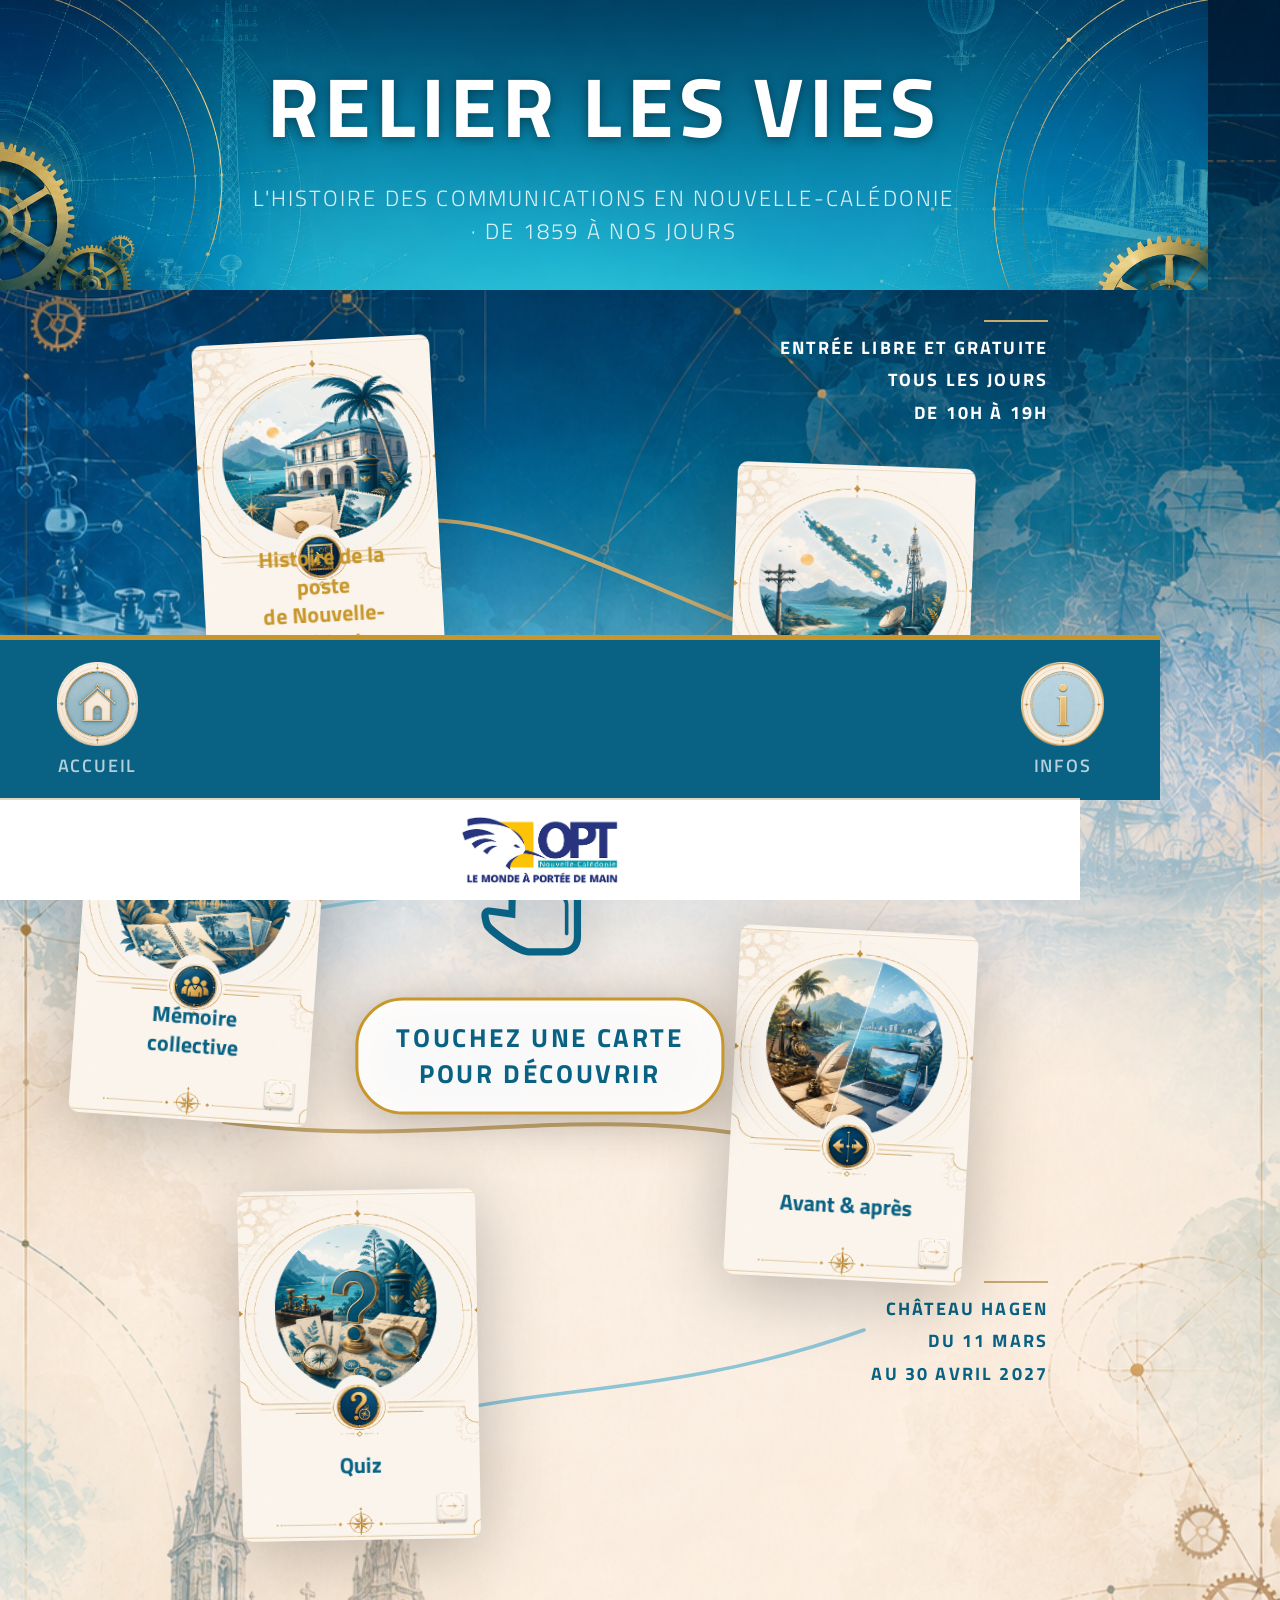
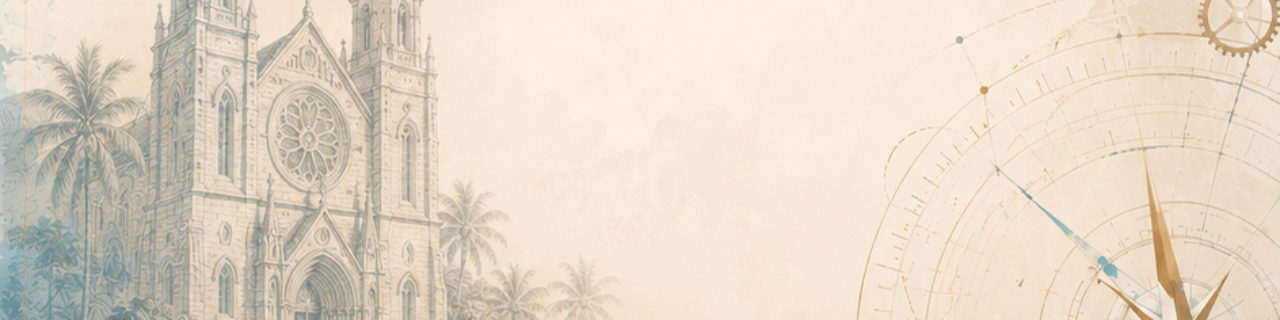
<file: index.html>
<!DOCTYPE html>
<html lang="fr">
<head>
  <meta charset="UTF-8">
  <meta name="viewport" content="width=1080, initial-scale=1.0, user-scalable=no">
  <title>Relier les Vies — OPT-NC</title>
  <link rel="preconnect" href="https://fonts.googleapis.com">
  <link href="https://fonts.googleapis.com/css2?family=Titillium+Web:wght@200;300;400;600;700&display=swap" rel="stylesheet">
  <link rel="stylesheet" href="assets/css/style.css">
</head>
<body>

  <!-- HEADER -->
  <header>
    <h1 class="header-titre">Relier les Vies</h1>
    <p class="header-sous-titre">
      L'histoire des communications en Nouvelle-Calédonie <br> · De 1859 à nos jours
    </p>
  </header>

  <!-- SCENE — cartes -->
  <main class="scene">

    <!-- SVG liaisons — derrière les cartes -->
    <svg class="liaisons" viewBox="0 0 1080 1370" xmlns="http://www.w3.org/2000/svg">
      <!-- Liaison 1 → 2 -->
      <path d="M 344 246 C 480 192, 608 288, 832 368"
            stroke="#c8a96e" stroke-width="4" fill="none" stroke-linecap="round"/>

      <!-- Liaison 2 → 3 -->
      <path d="M 832 560 C 640 608, 448 576, 224 640"
            stroke="#8ec5d6" stroke-width="3.5" fill="none" stroke-linecap="round"/>

      <!-- Liaison 3 → 4 -->
      <path d="M 224 832 C 448 864, 608 800, 832 864"
            stroke="#c8a96e" stroke-width="4" fill="none" stroke-linecap="round"/>

      <!-- Liaison 4 → 5 -->
      <path d="M 864 1040 C 640 1120, 480 1088, 368 1152"
            stroke="#8ec5d6" stroke-width="3.5" fill="none" stroke-linecap="round"/>
    </svg>

    <!-- Infos exposition — haut droite -->
    <div class="expo-info expo-info--haut">
      <p>Entrée libre et gratuite</p>
      <p>tous les jours</p>
      <p>de 10h à 19h</p>
    </div>

    <!-- Infos exposition — bas droite -->
    <div class="expo-info expo-info--bas">
      <p>Château Hagen</p>
      <p>du 11 mars</p>
      <p>au 30 avril 2027</p>
    </div>

    <!-- Cartes -->
    <div class="carte" id="carte-frise" data-destination="frise.html">
      <img class="carte-bg"    src="assets/cards/card-bg.png" alt="">
      <div class="carte-illu-wrap">
        <img class="carte-illu" src="assets/cards/illu-poste.png" alt="">
      </div>
      <img class="carte-timbre" src="assets/cards/icon-timbre.png" alt="">
      <p class="carte-titre">Histoire de la poste<br>de Nouvelle-Calédonie</p>
      <img class="carte-btn"   src="assets/cards/btn-fleches.png" alt="Voir plus">
    </div>

    <div class="carte" id="carte-reseau" data-destination="reseau.html">
      <img class="carte-bg"    src="assets/cards/card-bg.png" alt="">
      <div class="carte-illu-wrap">
        <img class="carte-illu" src="assets/cards/illu-reseau.png" alt="">
      </div>
      <img class="carte-timbre" src="assets/cards/icon-reseau.png" alt="">
      <p class="carte-titre">Voir le réseau</p>
      <img class="carte-btn"   src="assets/cards/btn-fleches.png" alt="Voir plus">
    </div>

    <div class="carte" id="carte-memoire" data-destination="memoire.html">
      <img class="carte-bg"    src="assets/cards/card-bg.png" alt="">
      <div class="carte-illu-wrap">
        <img class="carte-illu" src="assets/cards/illu-memoire.png" alt="">
      </div>
      <img class="carte-timbre" src="assets/cards/icon-memoire.png" alt="">
      <p class="carte-titre">Mémoire collective</p>
      <img class="carte-btn"   src="assets/cards/btn-fleches.png" alt="Voir plus">
    </div>

    <div class="carte" id="carte-avant-apres" data-destination="avant-apres.html">
      <img class="carte-bg"    src="assets/cards/card-bg.png" alt="">
      <div class="carte-illu-wrap">
        <img class="carte-illu" src="assets/cards/illu-avant-apres.png" alt="">
      </div>
      <img class="carte-timbre" src="assets/cards/icon-avant-apres.png" alt="">
      <p class="carte-titre">Avant &amp; après</p>
      <img class="carte-btn"   src="assets/cards/btn-fleches.png" alt="Voir plus">
    </div>

    <div class="carte" id="carte-quiz" data-destination="quiz.html">
      <img class="carte-bg"    src="assets/cards/card-bg.png" alt="">
      <div class="carte-illu-wrap">
        <img class="carte-illu" src="assets/cards/illu-quiz.png" alt="">
      </div>
      <img class="carte-timbre" src="assets/cards/icon-quiz.png" alt="">
      <p class="carte-titre">Quiz</p>
      <img class="carte-btn"   src="assets/cards/btn-fleches.png" alt="Voir plus">
    </div>

    <!-- Indication tactile -->
    <div class="hint-touch" id="hint-touch">
      <svg class="hint-hand" viewBox="0 0 80 80" fill="none">
        <path d="M28.376 7.06201L32.623 7.23901C32.623 7.23901 34.339 7.32001 34.737 9.57301C35.135 11.826 37.717 27.449 37.717 27.449L51.526 28.988C55.596 28.988 58.582 32.273 58.582 36.324V56.503C58.582 60.554 55.908 62.583 51.84 62.583H33.578C29.508 62.583 13.209 51.267 12.209 48.28C11.848 47.2 11.617 46.562 11.47 45.791C11.209 44.428 11.209 43.772 11.209 43.772L13.525 44.158L26.209 45.883C26.209 45.883 26.797 11.31 26.797 9.22601C26.797 7.14201 28.376 7.06201 28.376 7.06201ZM28.376 3.06201C28.292 3.06201 28.208 3.06501 28.124 3.07001C25.541 3.23301 22.796 5.45301 22.796 9.24601C22.796 10.682 22.495 28.911 22.285 41.365L14.051 40.273L11.736 39.964C11.56 39.941 11.384 39.929 11.209 39.929C10.245 39.929 9.30698 40.279 8.57298 40.921C7.70598 41.681 7.20898 42.776 7.20898 43.929C7.20898 44.128 7.22498 45.204 7.54098 46.857C7.74898 47.945 8.04298 49.062 8.41598 50.175C9.21098 52.55 12.913 55.48 19.419 60.122C26.012 64.825 30.775 66.583 33.578 66.583H51.841C58.109 66.583 62.583 62.753 62.583 56.503V36.324C62.583 30.153 57.926 25.119 51.768 24.99L41.013 23.802C40.24 19.137 38.892 10.535 38.599 8.87701C37.943 5.16601 35.138 3.35601 32.773 3.24401L28.524 3.06601C28.469 3.06301 28.431 3.06201 28.376 3.06201Z" fill="#096284"/>
        <path d="M54.583 55.354C54.03 55.354 53.583 54.907 53.583 54.354V38.706C53.583 36.35 52.125 34.574 49.775 34.574L45.46 34.172C44.911 34.122 44.585 33.635 44.636 33.085C44.686 32.535 45.201 31.634 45.762 31.682L50.181 31.583C50.183 31.583 50.185 31.583 50.187 31.583C53.527 31.583 55.583 35.27 55.583 38.706V54.354C55.583 54.907 55.134 55.354 54.583 55.354Z" fill="#096284"/>
        <path d="M42.298 33.558C42.263 33.558 42.226 33.556 42.191 33.552L40.015 33.32C39.466 33.261 39.068 32.769 39.126 32.219C39.185 31.67 39.681 31.278 40.228 31.331L42.404 31.563C42.953 31.622 43.349 32.114 43.291 32.664C43.235 33.177 42.802 33.558 42.298 33.558Z" fill="#096284"/>
        <circle class="wave wave-1" cx="40" cy="40" r="34" fill="none" stroke="#c8962a" stroke-width="2" opacity="0"/>
        <circle class="wave wave-2" cx="40" cy="40" r="34" fill="none" stroke="#c8962a" stroke-width="2" opacity="0"/>
      </svg>
      <p class="hint-text">Touchez une carte<br>pour découvrir</p>
    </div>

  </main>

  <!-- NAVBAR -->
  <nav class="navbar">
    <button class="nav-btn" onclick="window.location.href='index.html'" aria-label="Accueil">
      <img src="assets/images/btn-home.png" alt="Accueil">
      <span>Accueil</span>
    </button>

    <div class="navbar-spacer"></div>

    <button class="nav-btn" onclick="window.location.href='infos.html'" aria-label="Informations">
      <img src="assets/images/btn-infos.png" alt="Informations">
      <span>Infos</span>
    </button>
  </nav>

  <!-- LOGO BAR -->
  <div class="logo-bar">
    <img src="assets/images/logo-opt-nc.png" alt="OPT Nouvelle-Calédonie">
  </div>

  <script>
    document.querySelectorAll('.carte').forEach(carte => {
      carte.addEventListener('click', function() {
        const destination = this.dataset.destination;
        const scene = document.querySelector('.scene');

        scene.classList.add('has-clicked');
        this.classList.add('is-clicked');

        setTimeout(() => {
          window.location.href = destination;
        }, 600);
      });
    });
  </script>

</body>
</html>
</file>
<file: assets/css/style.css>
/* ─── BODY — fond de page ─── */
body {
  width: 1080px;
  height: 1920px;
  margin: 0;
  padding: 0;
  overflow: hidden;

  background-image: url('../images/accueil.png');
  background-size: cover;
  background-position: center top;
  background-repeat: no-repeat;

  font-family: 'Titillium Web', sans-serif;
}

/* ─── HEADER — bande bleue du haut ─── */
header {
  width: 100%;
  height: 290px;

  background-image: url('../images/header-accueil.png');
  background-size: cover;
  background-position: center;

  display: flex;
  flex-direction: column;
  align-items: center;
  justify-content: center;
  gap: 12px;

  padding: 0 64px;
}

.header-titre {
  font-family: 'Titillium Web', sans-serif;
  font-weight: 700;
  font-size: 84px;
  letter-spacing: 0.06em;
  text-transform: uppercase;
  color: #ffffff;
  text-align: center;
  text-shadow: 0 2px 12px rgba(0,0,0,0.4);
  margin: 0;
}

.header-sous-titre {
  font-weight: 300;
  font-size: 22px;
  letter-spacing: 0.10em;
  text-align: center;
  text-transform: uppercase;
  color: rgba(255,255,255,0.85);
  width: 100%;
  margin: 0;
  padding: 0 32px;
  line-height: 1.5;
}

/* ─── SCENE — zone des cartes ─── */
.scene {
  position: relative;
  width: 1080px;
  height: 1370px; /* 1920 - 290 header - 160 navbar - 100 logo-bar */
}

/* ─── INFOS EXPOSITION ─── */
.expo-info {
  position: absolute;
  right: 32px;
  text-align: right;
  z-index: 0;
  pointer-events: none;
}

.expo-info p {
  font-family: 'Titillium Web', sans-serif;
  font-weight: 700;
  font-size: 18px;
  letter-spacing: 0.12em;
  text-transform: uppercase;
  line-height: 1.8;
  margin: 0;
}

.expo-info::before {
  content: '';
  display: block;
  width: 64px;
  height: 2px;
  background: #c8a96e;
  margin-left: auto;
  margin-bottom: 10px;
}

.expo-info--haut {
  top: 30px;
  color: #ffffff;
}

.expo-info--bas {
  bottom: 270px;
  color: #096284;
}

/* ─── NAVBAR ─── */
.navbar {
  position: fixed;
  bottom: 100px;
  left: 0;

  width: 1080px;
  height: 160px;
  z-index: 100;

  background: #096284;
  border-top: 5px solid #c8962a;

  display: flex;
  align-items: center;
  justify-content: space-between;
  padding: 0 40px;
}

.navbar-spacer { flex: 1; }

.nav-btn {
  display: flex;
  flex-direction: column;
  align-items: center;
  justify-content: center;
  gap: 6px;

  background: none;
  border: none;
  cursor: pointer;
  touch-action: manipulation;
  padding: 12px;

  min-width: 115px;
  min-height: 115px;

  transition: transform 0.15s ease, opacity 0.15s ease;
}

.nav-btn:active {
  transform: scale(0.92);
  opacity: 0.75;
}

.nav-btn img {
  width: 84px;
  height: 84px;
  object-fit: contain;
}

.nav-btn span {
  font-family: 'Titillium Web', sans-serif;
  font-size: 18px;
  font-weight: 600;
  letter-spacing: 0.10em;
  text-transform: uppercase;
  color: rgba(255,255,255,0.7);
}

/* ─── LOGO BAR ─── */
.logo-bar {
  position: fixed;
  bottom: 0;
  left: 0;
  width: 1080px;
  height: 100px;
  z-index: 100;

  background: #ffffff;
  border-top: 2px solid #e0d5c0;

  display: flex;
  align-items: center;
  justify-content: center;
}

.logo-bar img {
  height: 70px;
  width: auto;
}

/* ─── CARTE ─── */
.carte {
  position: absolute;
  width: 238px;
  height: 350px;
  cursor: pointer;
  touch-action: manipulation;
  filter: drop-shadow(0px 12px 36px rgba(0,0,0,0.25));
  transition: transform 0.2s ease, filter 0.2s ease;
}

#carte-frise       { top:  50px;  left: 200px;  transform: rotate(-3deg); z-index: 5; }
#carte-reseau      { top: 175px;  right: 110px; transform: rotate(2deg);  z-index: 4; }
#carte-memoire     { top: 480px;  left:  80px;  transform: rotate(4deg);  z-index: 3; }
#carte-avant-apres { top: 640px;  right: 110px; transform: rotate(3deg);  z-index: 2; }
#carte-quiz        { top: 900px;  left: 240px;  transform: rotate(-1deg); z-index: 1; }

.carte:active {
  transform: scale(0.97);
}

.carte-bg {
  position: absolute;
  inset: 0;
  width: 100%;
  height: 100%;
  object-fit: cover;
  border-radius: 10px;
  z-index: 1;
}

.carte-illu-wrap {
  position: absolute;
  width: 80%;
  aspect-ratio: 1;
  top: 7%;
  left: 50%;
  transform: translateX(-50%);
  overflow: hidden;
  z-index: 2;
}

.carte-illu {
  width: 100%;
  height: 100%;
  object-fit: cover;
  object-position: center top;
  animation: illu-breathe 4s ease-in-out infinite;
}

.carte-timbre {
  position: absolute;
  width: 18%;
  aspect-ratio: 1;
  bottom: 32%;
  left: 49.5%;
  transform: translateX(-50%);
  z-index: 3;
}

.carte-titre {
  position: absolute;
  bottom: 11%;
  left: 0;
  right: 0;
  padding: 0 32px;

  font-family: 'Titillium Web', sans-serif;
  font-weight: 700;
  font-size: 22px;
  line-height: 1.3;
  text-align: center;
  color: #096284;

  z-index: 4;
}

#carte-frise .carte-titre { bottom: 3%; color: #c8962a; }

.carte-btn {
  position: absolute;
  width: 14%;
  aspect-ratio: 1;
  bottom: 4%;
  right: 5%;
  z-index: 5;
}

/* ══════════════════════════════════════
   INDICATION TACTILE
══════════════════════════════════════ */
.hint-touch {
  position: absolute;
  top: 50%;
  left: 50%;
  transform: translate(-50%, -50%);
  z-index: 50;

  display: flex;
  flex-direction: column;
  align-items: center;
  gap: 18px;

  pointer-events: none;
  filter: drop-shadow(0 6px 24px rgba(0,0,0,0.3));

  animation: hint-appear 1s ease 1.5s both;
}

@keyframes hint-appear {
  0%   { opacity: 0; transform: translate(-50%, -50%) scale(0.7); }
  100% { opacity: 1; transform: translate(-50%, -50%) scale(1);   }
}

.hint-hand {
  width: 144px;
  height: 144px;
  animation: hand-tap 2s ease-in-out infinite;
}

@keyframes hand-tap {
  0%, 100% { transform: scale(1)    translateY(0);   }
  40%      { transform: scale(0.88) translateY(12px); }
  60%      { transform: scale(0.88) translateY(12px); }
}

.hint-hand .wave { transform-origin: 40px 40px; }
.hint-hand .wave-1 { animation: wave-expand 2s ease-out infinite; animation-delay: 0.5s; }
.hint-hand .wave-2 { animation: wave-expand 2s ease-out infinite; animation-delay: 1.2s; }

@keyframes wave-expand {
  0%   { opacity: 0;   transform: scale(0.3); }
  20%  { opacity: 0.8;                        }
  100% { opacity: 0;   transform: scale(1.4); }
}

.hint-text {
  font-family: 'Titillium Web', sans-serif;
  font-weight: 700;
  font-size: 26px;
  letter-spacing: 0.10em;
  text-transform: uppercase;
  text-align: center;
  color: #096284;
  background: rgba(255, 255, 255, 0.92);
  padding: 19px 38px;
  border-radius: 48px;
  border: 3px solid #c8962a;
  line-height: 1.4;
  margin: 0;

  animation: hint-text-pulse 2s ease-in-out infinite;
}

@keyframes hint-text-pulse {
  0%, 100% { box-shadow: 0 0 0 rgba(200, 150, 42, 0);    }
  50%      { box-shadow: 0 0 38px rgba(200, 150, 42, 0.5); }
}

.scene.has-clicked .hint-touch {
  opacity: 0;
  transition: opacity 0.3s ease;
}

/* ══════════════════════════════════════
   ANIMATIONS EN BOUCLE
══════════════════════════════════════ */
@keyframes liaison-pulse {
  0%   { stroke-dashoffset: 1280; opacity: 0.3; }
  50%  { opacity: 1; }
  100% { stroke-dashoffset: 0;    opacity: 0.3; }
}

.liaisons {
  position: absolute;
  inset: 0;
  width: 100%;
  height: 100%;
  pointer-events: none;
  z-index: 0;
}

.liaisons path {
  stroke-dasharray: 1280;
  animation: liaison-pulse 6s ease-in-out infinite;
}

.liaisons path:nth-child(1) { animation-delay: 0s;   }
.liaisons path:nth-child(2) { animation-delay: 1.5s; }
.liaisons path:nth-child(3) { animation-delay: 3s;   }
.liaisons path:nth-child(4) { animation-delay: 4.5s; }

@keyframes fade-in-up {
  from { opacity: 0; transform: translateY(8px); }
  to   { opacity: 1; transform: translateY(0);   }
}

.expo-info--haut { animation: fade-in-up 1s ease 0.5s both; }
.expo-info--bas  { animation: fade-in-up 1s ease 1s both;   }

@keyframes carte-flotte {
  0%, 100% { translate: 0 0;    }
  50%      { translate: 0 -6px; }
}

#carte-frise       { animation: carte-flotte 4s ease-in-out infinite; }
#carte-reseau      { animation: carte-flotte 4.5s ease-in-out infinite; animation-delay: 0.3s; }
#carte-memoire     { animation: carte-flotte 5s ease-in-out infinite;   animation-delay: 0.6s; }
#carte-avant-apres { animation: carte-flotte 4.2s ease-in-out infinite; animation-delay: 0.9s; }
#carte-quiz        { animation: carte-flotte 4.8s ease-in-out infinite; animation-delay: 1.2s; }

@keyframes titre-glow {
  0%, 100% { text-shadow: 0 2px 12px rgba(0,0,0,0.4),
                          0 0 4px rgba(255,255,255,0.2); }
  50%      { text-shadow: 0 2px 12px rgba(0,0,0,0.4),
                          0 0 32px rgba(255,255,255,0.7),
                          0 0 48px rgba(200,169,110,0.5); }
}

.header-titre {
  animation: titre-glow 5s ease-in-out infinite;
}

@keyframes fleche-glisse {
  0%, 100% { transform: translateX(0);    opacity: 1;    }
  50%       { transform: translateX(8px); opacity: 0.65; }
}

.carte-btn {
  animation: fleche-glisse 2.4s ease-in-out infinite;
}

@keyframes timbre-pulse {
  0%, 100% { filter: brightness(1)    drop-shadow(0 0 0px rgba(200,150,42,0));    }
  50%       { filter: brightness(1.15) drop-shadow(0 0 16px rgba(218, 151, 7, 0.6)); }
}

.carte-timbre {
  animation: timbre-pulse 1.5s ease-in-out infinite;
}

@keyframes illu-breathe {
  0%, 100% { transform: scale(1.00) rotate(0deg);    }
  33%       { transform: scale(1.01) rotate(0.4deg); }
  66%       { transform: scale(1.00) rotate(-0.3deg);}
}

/* ══════════════════════════════════════
   ANIMATIONS CLIC
══════════════════════════════════════ */
@keyframes carte-zoom-out {
  0% {
    transform: scale(1) rotate(var(--rot, 0deg));
    filter: drop-shadow(0px 12px 36px rgba(0,0,0,0.25));
  }
  20% {
    transform: scale(0.94) rotate(var(--rot, 0deg));
    filter: drop-shadow(0px 6px 18px rgba(0,0,0,0.4));
  }
  50% {
    transform: scale(1.08) rotate(var(--rot, 0deg));
    filter: drop-shadow(0px 24px 72px rgba(200,169,110,0.8))
            drop-shadow(0px 0px 36px rgba(255,255,255,0.6));
  }
  100% {
    transform: scale(1.6) rotate(0deg);
    filter: drop-shadow(0px 0px 90px rgba(200,169,110,1));
    opacity: 0;
  }
}

@keyframes carte-fade-out {
  0%   { opacity: 1; transform: scale(1) rotate(var(--rot, 0deg)); }
  100% { opacity: 0; transform: scale(0.85) rotate(var(--rot, 0deg)); }
}

@keyframes timbre-stamp {
  0%   { transform: translateX(-50%) rotate(0deg)   scale(1);    }
  30%  { transform: translateX(-50%) rotate(25deg)  scale(1.3);  }
  60%  { transform: translateX(-50%) rotate(-10deg) scale(1.1);  }
  100% { transform: translateX(-50%) rotate(0deg)   scale(1.5);  }
}

@keyframes illu-flash {
  0%   { filter: brightness(1);   }
  30%  { filter: brightness(1.6); }
  100% { filter: brightness(1.2); }
}

.carte.is-clicked {
  animation: carte-zoom-out 0.6s cubic-bezier(0.4, 0, 0.2, 1) forwards;
  z-index: 100;
}

.carte.is-clicked .carte-timbre {
  animation: timbre-stamp 0.6s ease forwards;
}

.carte.is-clicked .carte-illu {
  animation: illu-flash 0.6s ease forwards;
}

.scene.has-clicked .carte:not(.is-clicked) {
  animation: carte-fade-out 0.4s ease forwards;
}

#carte-frise       { --rot: -3deg; }
#carte-reseau      { --rot:  2deg; }
#carte-memoire     { --rot:  4deg; }
#carte-avant-apres { --rot:  3deg; }
#carte-quiz        { --rot: -1deg; }
</file>
